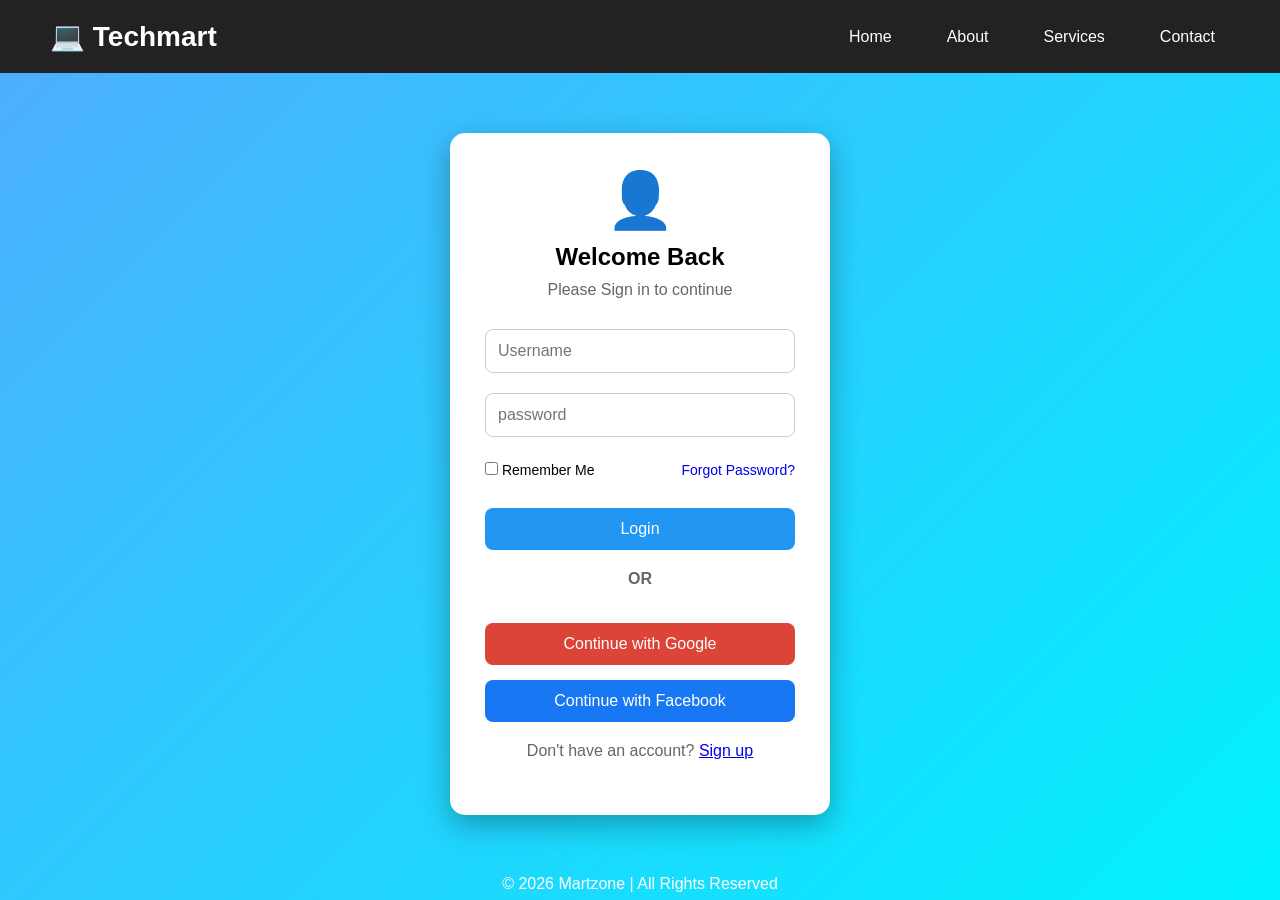
<file: index.html>
<!DOCTYPE html>
<html lang="en">
<head>
    <meta charset="UTF-8">
    <meta name="viewport" content="width=device-width, initial-scale=1.0">
    <title>Sign in page</title>
    <link rel="stylesheet" href="style.css">
</head>
<body>
    <nav>
        <div class="logo">
           &#128187 Techmart
        </div>
    <ul class="menu">
        <li><a href="#">Home</a></li>
        <li><a href="#">About</a></li>
        <li><a href="#">Services</a></li>
        <li><a href="#">Contact</a></li>
    </ul>
    </nav>
    <div class="login-box">
        <div class="profile-icon">👤</div>
        <h2>Welcome Back</h2>
        <p>Please Sign in to continue</p>
        <form action="">
            <input type="text" placeholder="Username" required>
            <input type="password" placeholder="password" required>
            <div class="options">
                <label for="">
                    <input type="checkbox">
                    Remember Me
                </label>
                <a href="#">Forgot Password?</a>
            </div> 
            <button type="submit">Login</button>
            <div class="divider">
                <span>OR</span>
            </div>
            <button class="google">Continue with Google</button>
            <button class="facebook">Continue with Facebook</button>
            <p class="signup">
                Don't have an account?
                <a href="#">Sign up</a>
            </p>
        </form>
    </div>
    <footer>
        &copy; 2026 Martzone | All Rights Reserved
    </footer>
</body>
</html>
</file>
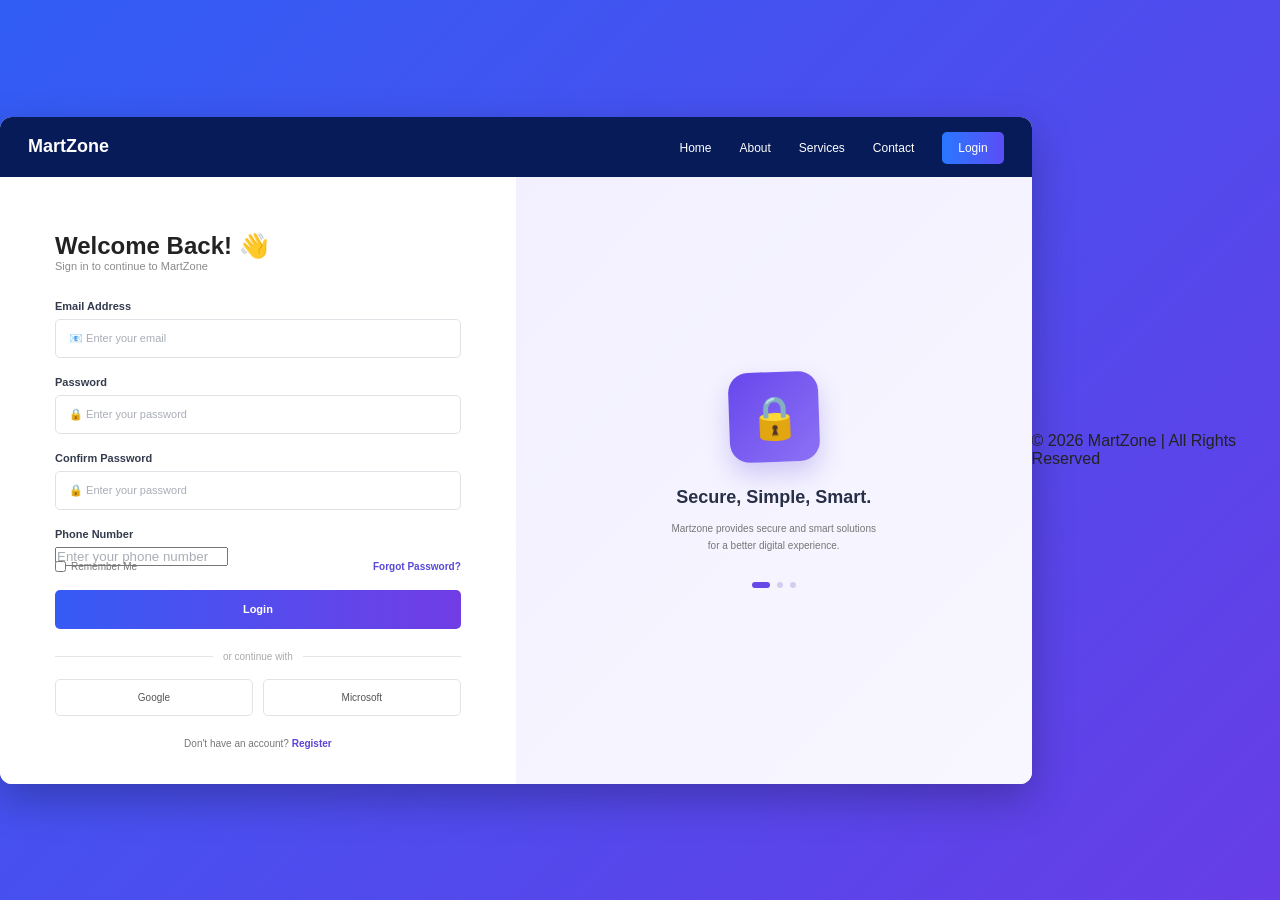
<file: project-2/index.html>
<!DOCTYPE html>
<html lang="en">
<head>
    <meta charset="UTF-8">
    <meta name="viewport" content="width=device-width, initial-scale=1.0">
    <link rel="stylesheet" href="style.css">
    <title>Martzone - Login</title>
    <script src="script.js" defer></script>
</head>
<body>
    <div class="container">
        <nav>
            <div class="logo">
                MartZone
            </div>
            <ul class="menu">
                <li><a href="#">Home</a></li>
                <li><a href="#">About</a></li>
                <li><a href="#">Services</a></li>
                <li><a href="#">Contact</a></li>
                <li><a href="#" class="active">Login</a></li>
            </ul>
        </nav>

        <div class="content">
            <div class="login-section">
                <h2>Welcome Back! &#128075;</h2>
                <p class="subtitle">Sign in to continue to MartZone</p>

                <form onsubmit="return validateForm()">
                    <label for="email">Email Address</label>
                    <input id="email" type="email" placeholder="📧 Enter your email" >

                    <label for="password">Password</label>
                    <input id="password" type="password" placeholder="🔒 Enter your password" >

                    <label for="password1">Confirm Password</label>
                    <input id="password1" type="password" placeholder="🔒 Enter your password" >

                    <label for="number">Phone Number</label>
                    <input id="number" type="tel" placeholder="Enter your phone number" >

                    <div class="options">
                        <label class="remember">
                            <input type="checkbox">
                            Remember Me
                        </label>
                        <a href="#">Forgot Password?</a>
                    </div>

                    <button type="submit" class="login-button">Login</button>

                    <div class="divider">
                        <span>or continue with</span>
                    </div>

                    <div class="social-buttons">
                        <button type="button" class="social">Google</button>
                        <button type="button" class="social">Microsoft</button>
                    </div>

                    <p class="signup">
                        Don't have an account?
                        <a href="#">Register</a>
                    </p>
                </form>
            </div>

            <div class="welcome-section">
                <div class="illustration">
                    &#128274;
                </div>
                <h2>Secure, Simple, Smart.</h2>
                <p>
                    Martzone provides secure and smart solutions <br>
                    for a better digital experience.
                </p>
                <div class="dots">
                    <span class="active-dot"></span>
                    <span></span>
                    <span></span>
                </div>
            </div>
        </div>
    </div>

    <footer>
        &copy; 2026 MartZone | All Rights Reserved
    </footer>
</body>
</html>
</file>
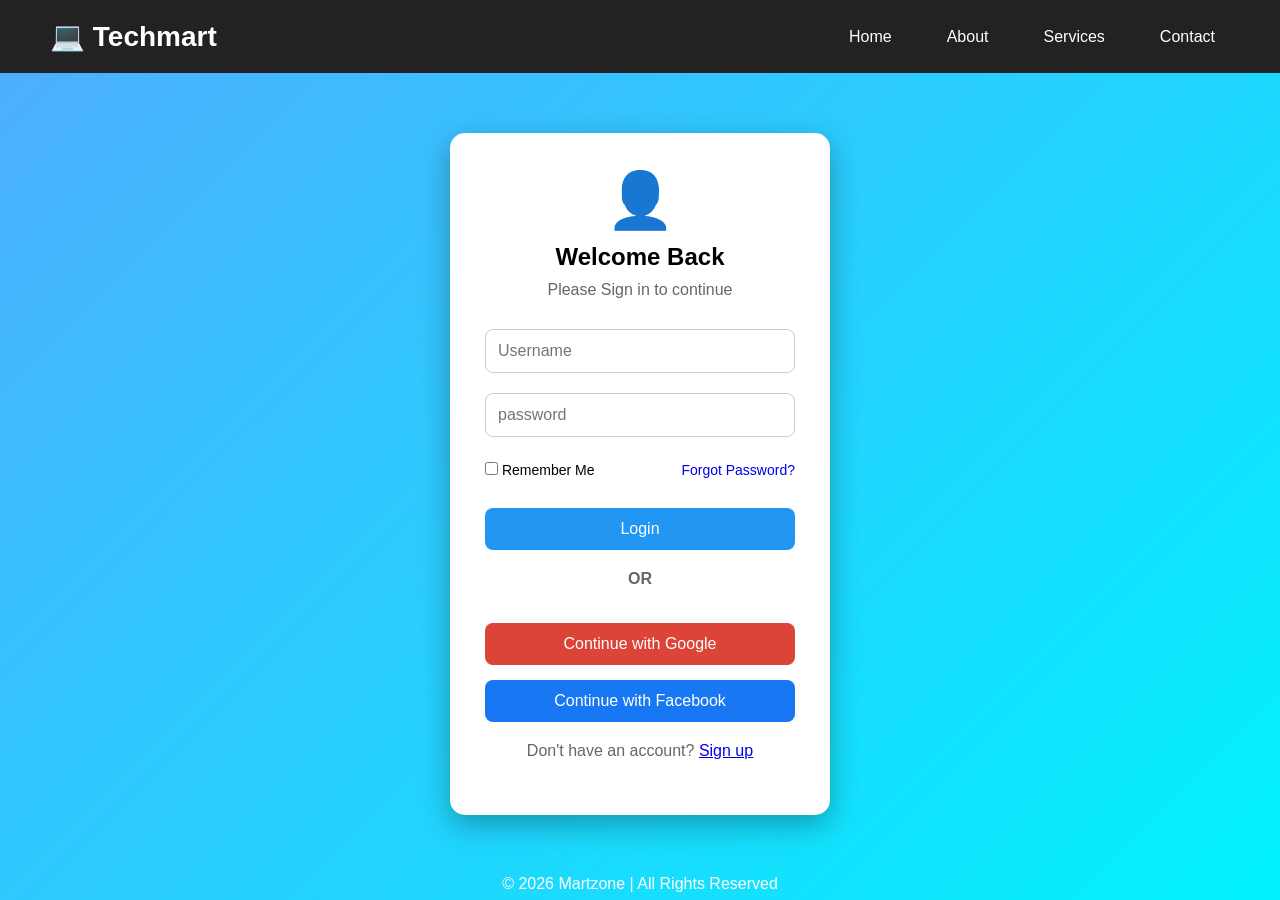
<file: site1/index.html>
<!DOCTYPE html>
<html lang="en">
<head>
    <meta charset="UTF-8">
    <meta name="viewport" content="width=device-width, initial-scale=1.0">
    <title>Sign in page</title>
    <link rel="stylesheet" href="style.css">
</head>
<body>
    <nav>
        <div class="logo">
           &#128187 Techmart
        </div>
    <ul class="menu">
        <li><a href="#">Home</a></li>
        <li><a href="#">About</a></li>
        <li><a href="#">Services</a></li>
        <li><a href="#">Contact</a></li>
    </ul>
    </nav>
    <div class="login-box">
        <div class="profile-icon">👤</div>
        <h2>Welcome Back</h2>
        <p>Please Sign in to continue</p>
        <form>
            <input type="text" placeholder="Username" required>
            <input type="password" placeholder="password" required>
            <div class="options">
                <label>
                    <input type="checkbox">
                    Remember Me
                </label>
                <a href="#">Forgot Password?</a>
            </div> 
            <button type="submit">Login</button>
            <div class="divider">
                <span>OR</span>
            </div>
            <button class="google">Continue with Google</button>
            <button class="facebook">Continue with Facebook</button>
            <p class="signup">
                Don't have an account?
                <a href="#">Sign up</a>
            </p>
        </form>
    </div>
    <footer>
        &copy; 2026 Martzone | All Rights Reserved
    </footer>
</body>
</html>
</file>
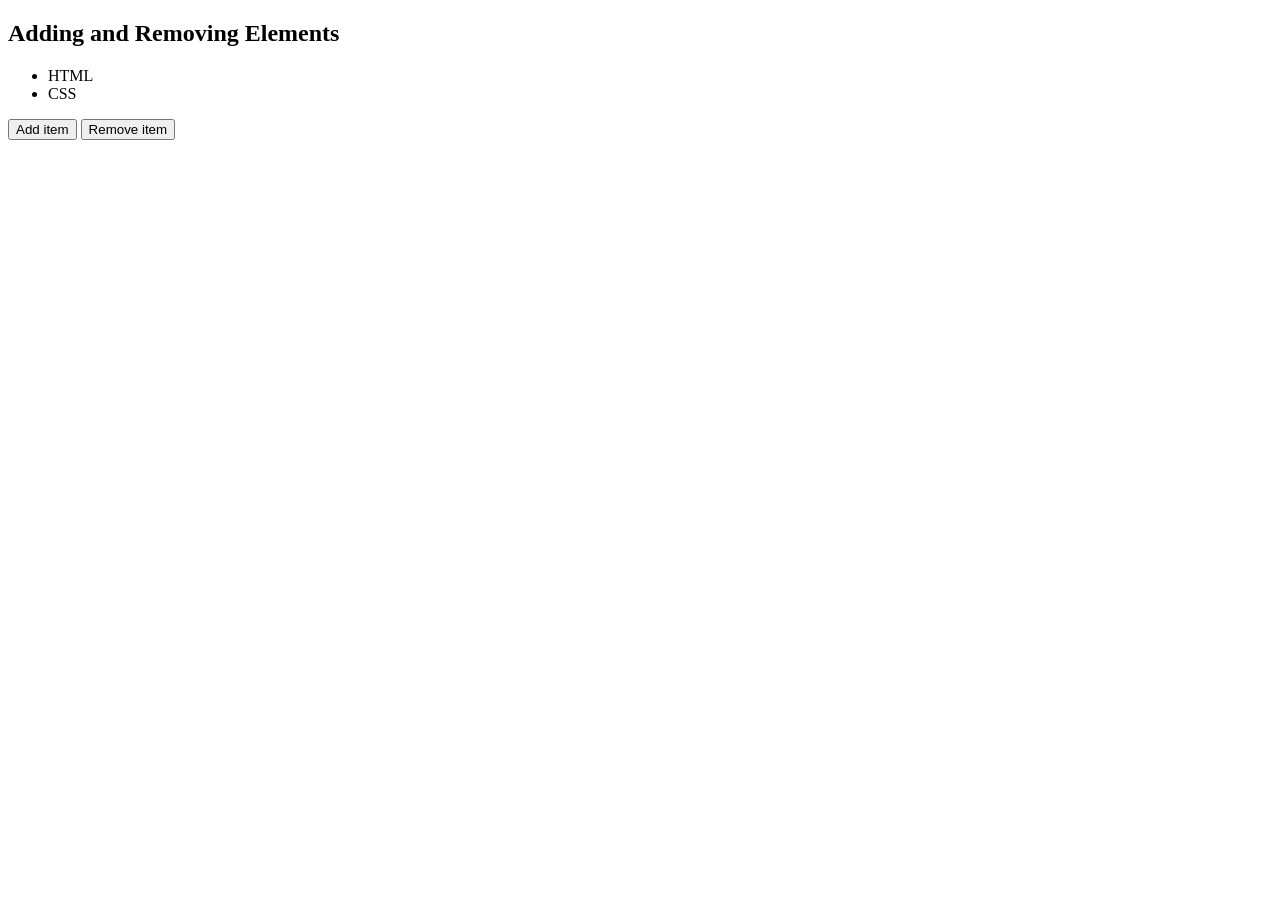
<file: DOM/addremove.html>
<!DOCTYPE html>
<html lang="en">
<head>
    <meta charset="UTF-8">
    <meta name="viewport" content="width=device-width, initial-scale=1.0">
    <title>Document</title>
    <script src="addremove.js"></script>
</head>
<body>
    <h2>Adding and Removing Elements</h2>
    <ul id="mylist">
        <li>HTML</li>
        <li>CSS</li>
    </ul>

    <button onclick="additem()">Add item</button>
    <button onclick="removeitem()">Remove item</button>
</body>
</html>
</file>
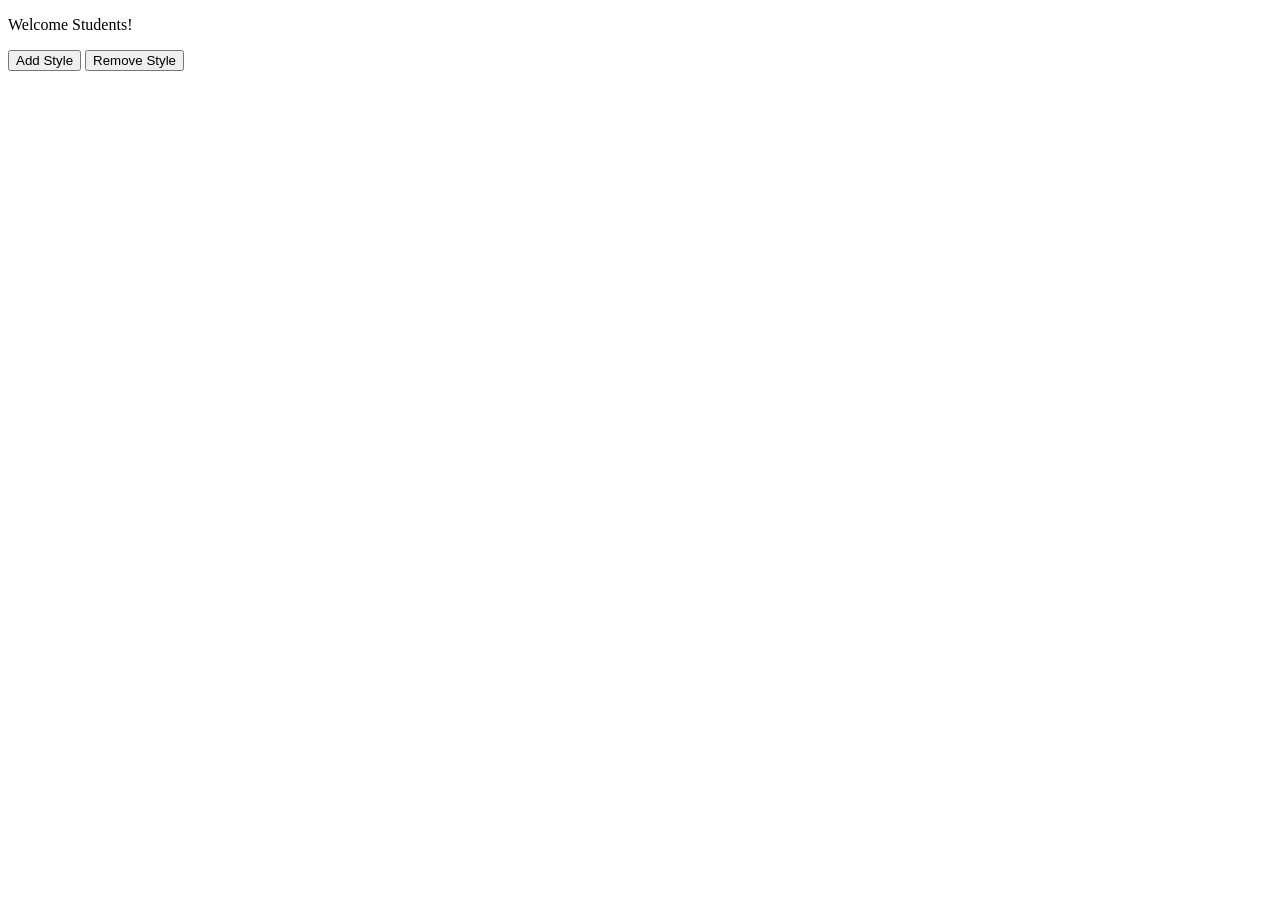
<file: DOM/classlist.html>
<!DOCTYPE html>
<html lang="en">
<head>
    <meta charset="UTF-8">
    <meta name="viewport" content="width=device-width, initial-scale=1.0">
    <title>Document</title>
    <script src="classlist.js"></script>
    <style>
        .highlight{
            color: red;
            background-color: yellow;
            font-size: 25px;
        }
    </style>
</head>
<body>
    <p id="demo">Welcome Students!</p>
    <button onclick="addStyle()">Add Style</button>
    <button onclick="removeStyle()">Remove Style</button>
</body>
</html>
</file>
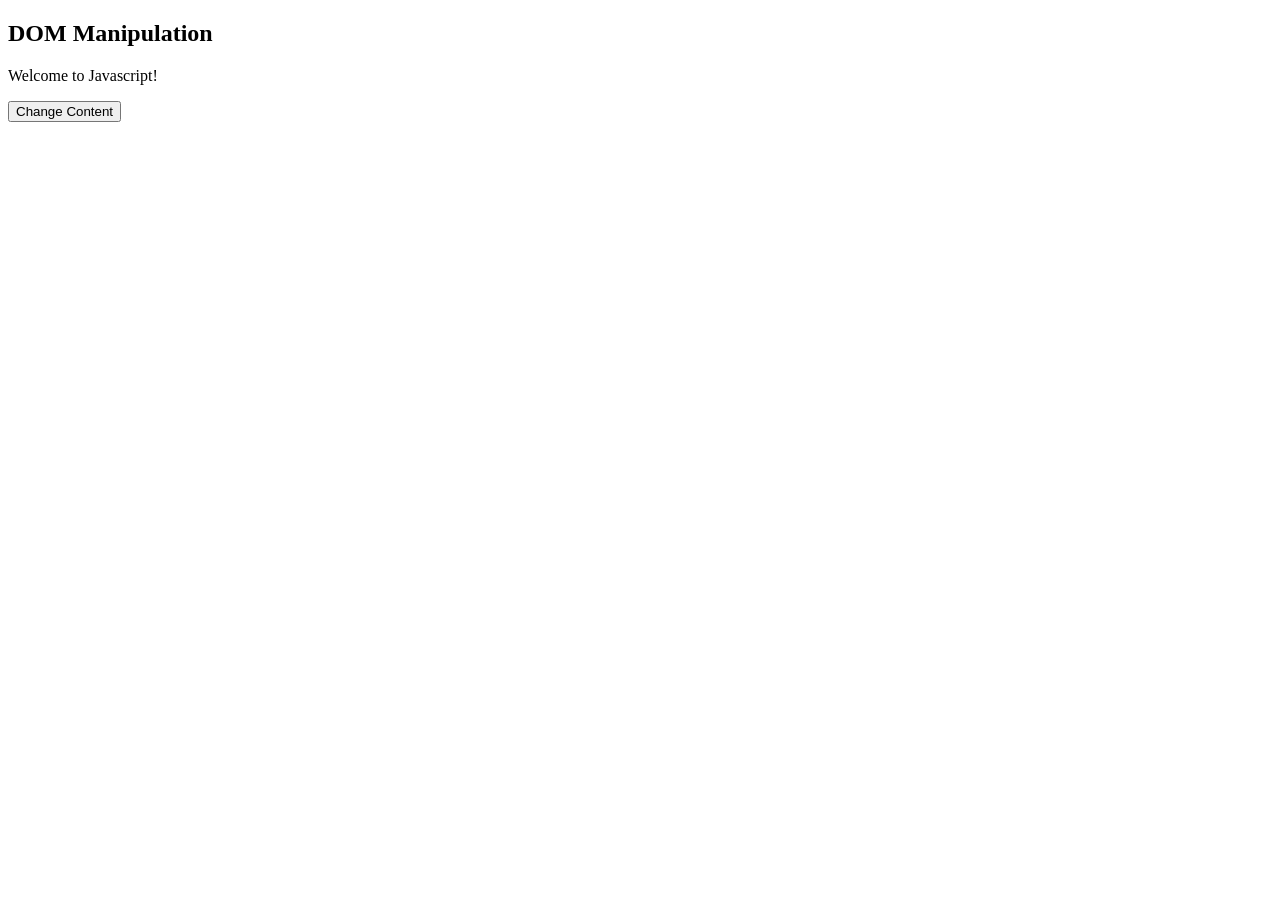
<file: DOM/inner.html>
<!DOCTYPE html>
<html lang="en">
<head>
    <meta charset="UTF-8">
    <meta name="viewport" content="width=device-width, initial-scale=1.0">
    <title>Document</title>
    <script src="inner.js"></script>
</head>
<body>
    <h2>DOM Manipulation</h2>
    <p id="demo">Welcome to Javascript!</p>
    <button onclick="changeContent()">Change Content</button>
</body>
</html>
</file>
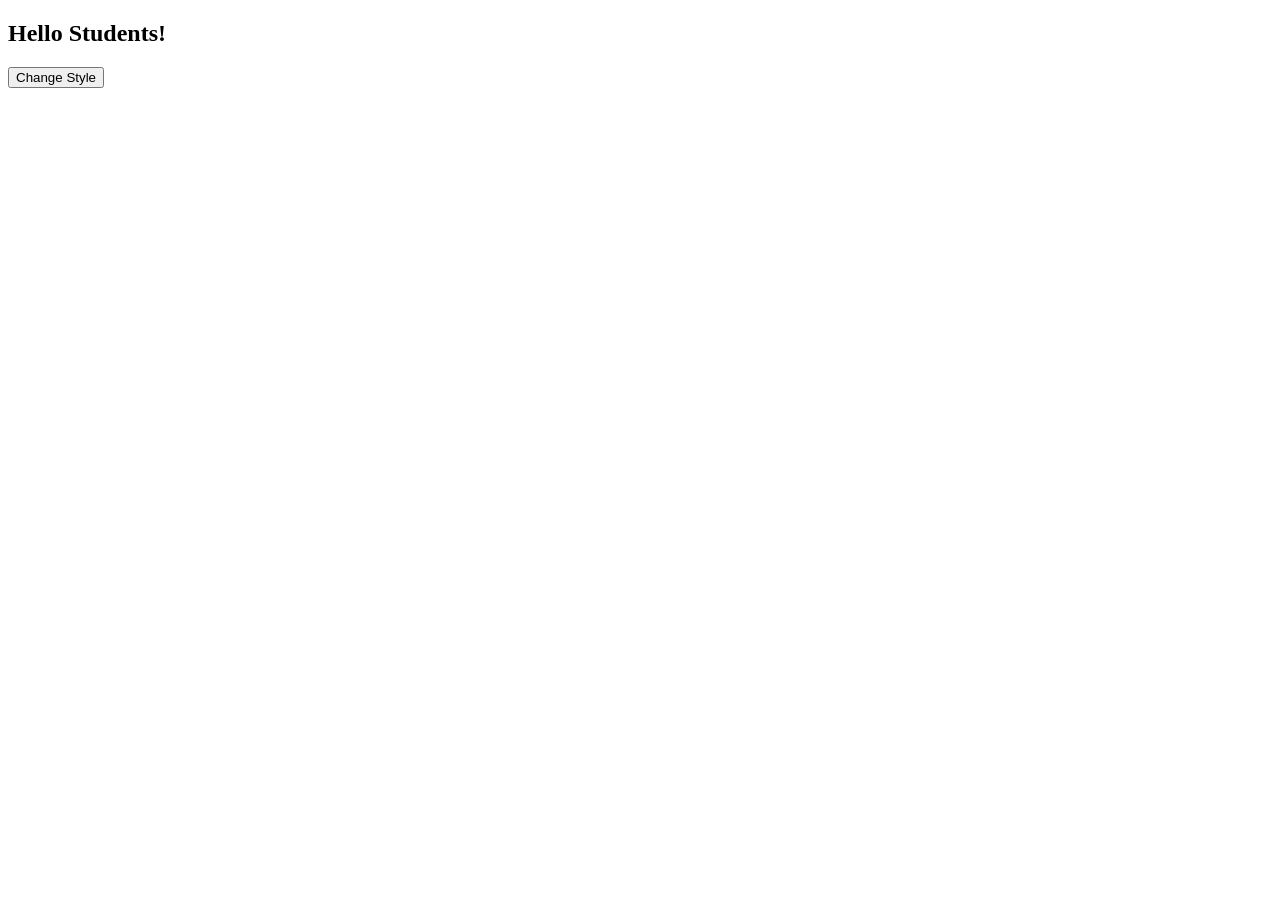
<file: DOM/style.html>
<!DOCTYPE html>
<html lang="en">
<head>
    <meta charset="UTF-8">
    <meta name="viewport" content="width=device-width, initial-scale=1.0">
    <title>Document</title>
    <script src="style.js"></script>
</head>
<body>
    <h2 id="heading">Hello Students!</h2>
    <button onclick="changeStyle()">Change Style</button>
</body>
</html>
</file>
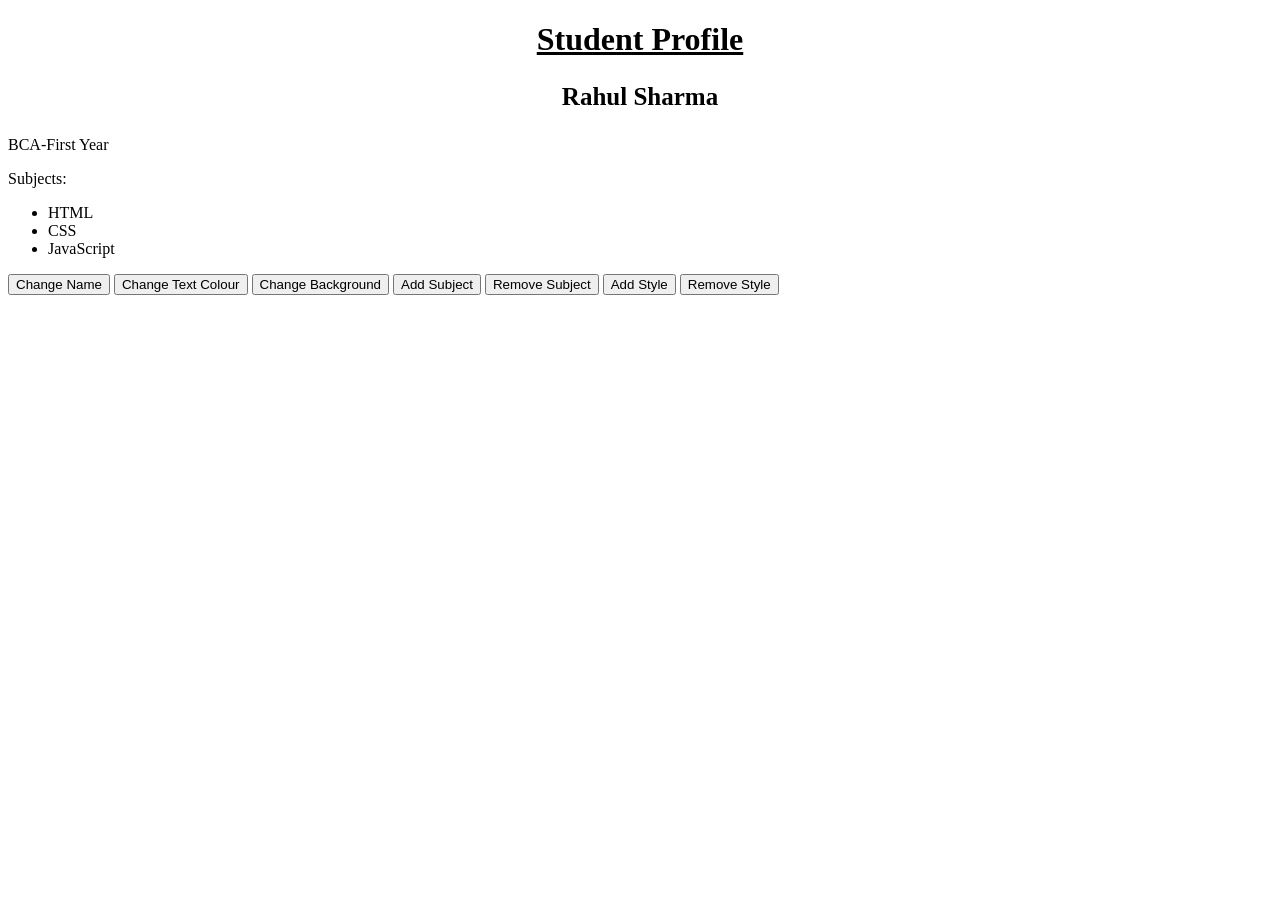
<file: DOM/task.html>
<!DOCTYPE html>
<html lang="en">
<head>
    <meta charset="UTF-8">
    <meta name="viewport" content="width=device-width, initial-scale=1.0">
    <title>Document</title>
    <link rel="stylesheet" href="task.css">
    <script src="task.js"></script>
    <style>
        .highlight{
           font-family: Georgia, 'Times New Roman', Times, serif;
           font-style: italic;
        }
    </style>
</head>
<body>
    <h1>Student Profile</h1>
    <div id = "div">
    <p id="name">Rahul Sharma</p>
    <p>BCA-First Year</p>
    <p>Subjects:</p>
    <ul id="mylist">
        <li>HTML</li>
        <li>CSS</li>
        <li>JavaScript</li>
    </ul>
    </div>
    <button onclick="changeName()">Change Name</button>
    <button onclick="changeColor()">Change Text Colour</button>
    <button onclick="changeBg()">Change Background</button>
    <button onclick="additem()">Add Subject</button>
    <button onclick="removeitem()">Remove Subject</button>
    <button onclick="addStyle()">Add Style</button>
    <button onclick="removeStyle()">Remove Style</button>
</body>
</html>
</file>
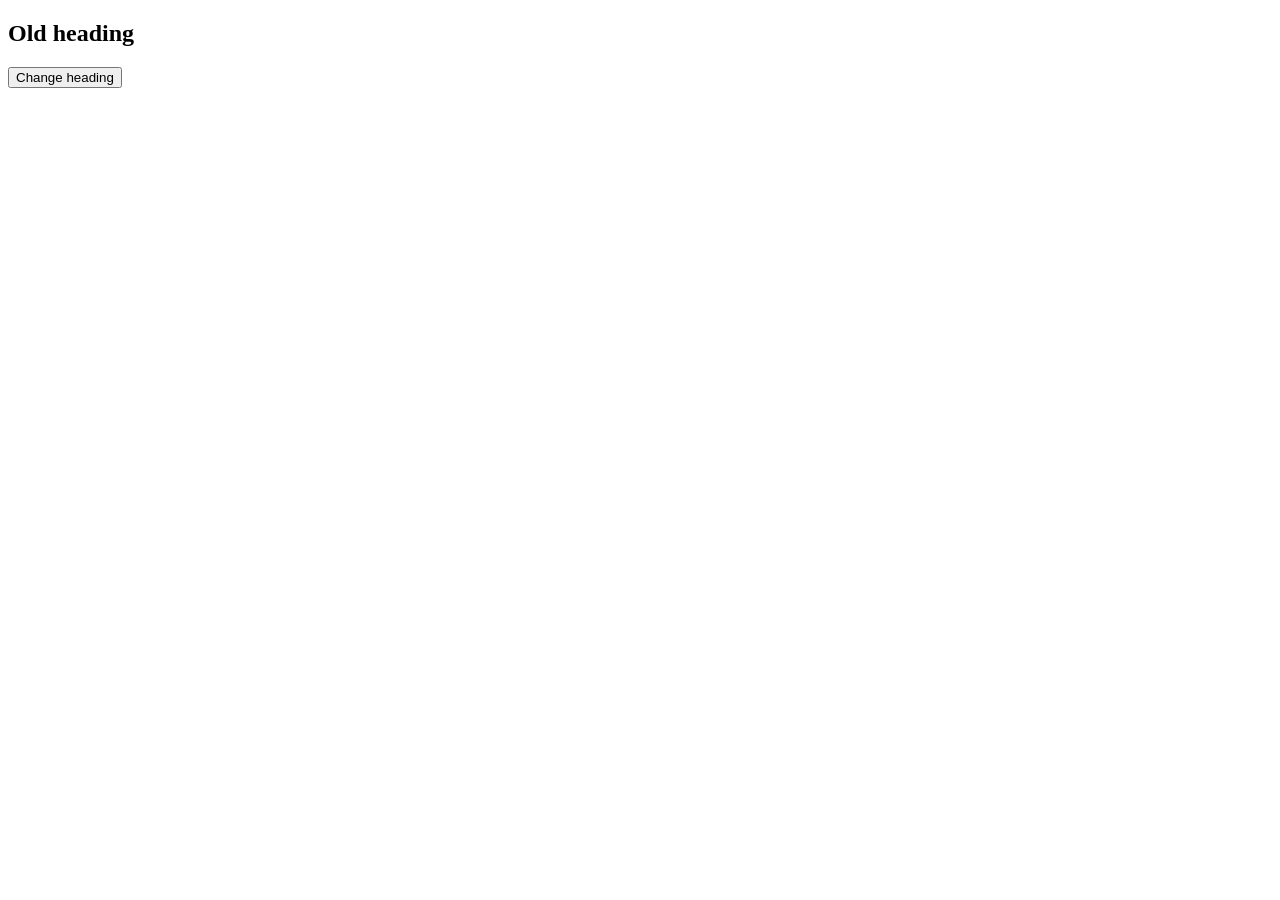
<file: DOM/textcontent.html>
<!DOCTYPE html>
<html lang="en">
<head>
    <meta charset="UTF-8">
    <meta name="viewport" content="width=device-width, initial-scale=1.0">
    <title>Document</title>
    <script src="textcontent.js"></script>
</head>
<body>
    <h2 id="heading">Old heading</h2>
    <button onclick="changeText()">Change heading</button>
</body>
</html>
</file>
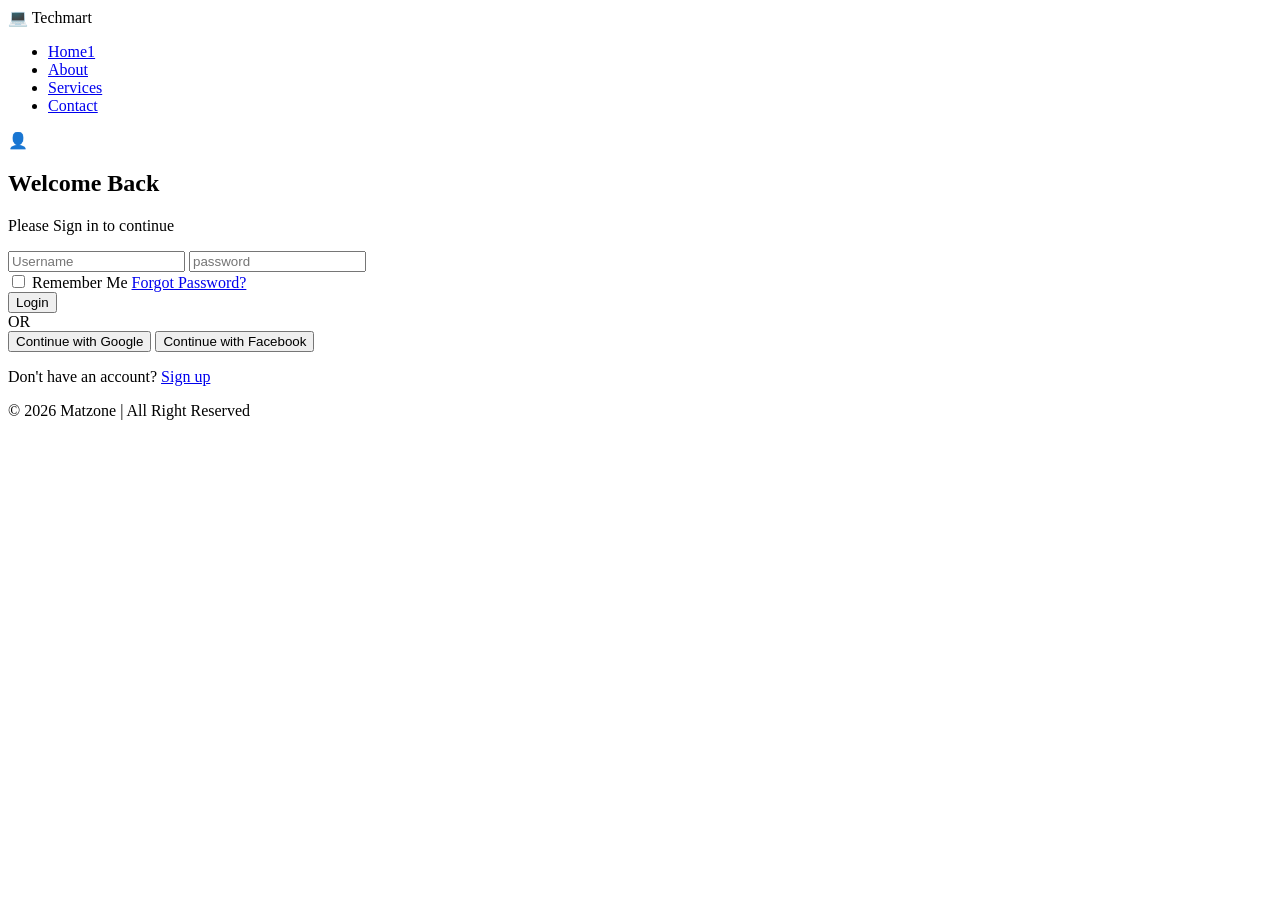
<file: Experiment-2/practice.html>
<!DOCTYPE html>
<html lang="en">
<head>
    <meta charset="UTF-8">
    <meta name="viewport" content="width=device-width, initial-scale=1.0">
    <title>Document</title>
</head>
<body>
    <nav>
        <div class="logo">
           &#128187 Techmart
        </div>
    <ul class="menu">
        <li><a href="#">Home1</a></li>
        <li><a href="#">About</a></li>
        <li><a href="#">Services</a></li>
        <li><a href="#">Contact</a></li>
    </ul>
    </nav>
    <div class="login-box">
        <div class="profile-icon">👤</div>
        <h2>Welcome Back</h2>
        <p>Please Sign in to continue</p>
        <form>
            <input type="text" placeholder="Username" required>
            <input type="password" placeholder="password" required>
            <div class="options">
                <label>
                    <input type="checkbox">
                    Remember Me
                </label>
                <a href="#">Forgot Password?</a>
            </div> 
            <button type="submit">Login</button>
            <div class="divider">
                <span>OR</span>
            </div>
            <button class="google">Continue with Google</button>
            <button class="facebook">Continue with Facebook</button>
            <p class="signup">
                Don't have an account?
                <a href="#">Sign up</a>
            </p>
        </form>
    </div>
    <footer>
        &copy; 2026 Matzone | All Right Reserved
    </footer>
</body>
</html>
</file>
<file: style.css>
/* * {
    margin: 0;
    padding: 0;
    box-sizing: border-box;
}


body {
    font-family: 'Segoe UI', Tahoma, Geneva, Verdana, sans-serif;
    background: #f4f6f8;
}


nav {
    display: flex;
    justify-content: space-between;
    align-items: center;
    padding: 18px 40px;
    background: #ffffff;
    box-shadow: 0 4px 12px rgba(0, 0, 0, 0.05);
}


.logo h2 {
    color: #222;
    font-weight: 600;
    letter-spacing: 1px;
    font-size: 30px;
    padding-top: 5px;
}


.menu {
    list-style: none;
    display: flex;
    gap: 30px;
}


.menu li a {
    text-decoration: none;
    color: #555;
    font-size: 15px;
    position: relative;
}


.menu li a:hover {
    color: #ef0d09;
}

.logo{
    display: flex;
    gap: 5px;
}

.logo img{
    height: 50px;
    width: 50px;
} */


*{
    margin: 0;
    padding: 0;
    box-sizing: border-box;
    font-family: Arial, Helvetica, sans-serif;
}

body{
    background: linear-gradient(135deg,#4facfe,#00f2fe);
    min-height: 100vh;
}

nav{
    display: flex;
    justify-content: space-between;
    align-items: center;
    padding: 20px 50px;
    background: #222;
}

.logo{
    color: white;
    font-size: 28px;
    font-weight: bold;
}

.menu{
    display: flex;
    list-style: none;
    gap: 25px;
}

.menu li a{
    text-decoration: none;
    color: white;
    padding: 10px 15px;
    border-radius: 5px;
    transition: 0.3s;
}

.menu li a:hover.active{
    background: #00bcd4;
}

.login-box{
    width: 380px;
    background: white;
    margin: 60px auto;
    padding: 35px;
    border-radius: 15px;
    box-shadow: 0 10px 30px rgba(0, 0,0,.3);
    text-align: center;
}

.profile-icon{
    font-size: 55px;
    margin-bottom: 10px;
}

.login-box h2{
    margin-bottom: 10px;
}

.login-box p{
    color: #666;
    margin-bottom: 20px;
}

input[type = text],input[type = password]{
    width: 100%;
    padding: 12px;
    margin: 10px 0;
    border: 1px solid #ccc;
    border-radius: 8px;
    font-size: 16px;
}

input:focus{
    outline: none;
    border: 2px solid #2196f3;
}

.options{
    display: flex;
    justify-content: space-between;
    align-items: center;
    margin: 15px 0;
    font-size: 14px;
}

.options a{
    text-decoration: none;
}

button{
    width: 100%;
    padding: 12px;
    margin-top: 15px;
    border: none;
    border-radius: 8px;
    font-size: 16px;
    cursor: pointer;
    transition: .3s;
}

button:hover{
    transform: scale(1.03);
}

button[type = submit]{
    background: #2196f3;
    color: white;
}

.divider{
    margin: 20px 0;
    font-weight: bold;
    color: #666;
}

.google{
    background: #DB4437;
    color: white;
}

.facebook{
    background: #1877f2;
    color: white;
}

.signup{
    margin-top: 20px;
}

footer{
    text-align: center;
    color: white;
    margin: 30px;
}
</file>
<file: project-2/style.css>
* {
    margin: 0;
    padding: 0;
    box-sizing: border-box;
}

body {
    font-family: Arial, Helvetica, sans-serif;
    min-height: 100vh;
    background: linear-gradient(135deg, #315df5, #673de6);
    display: flex;
    justify-content: center;
    align-items: center;
    color: #222;
}




.container {
    width: 90%;
    max-width: 1100px;
    background: #ffffff;
    border-radius: 12px;
    overflow: hidden;
    box-shadow: 0 15px 40px rgba(0, 0, 0, 0.25);
}




nav {
    height: 60px;
    background: #061b58;
    display: flex;
    align-items: center;
    justify-content: space-between;
    padding: 0 28px;
}

.logo {
    color: white;
    font-size: 18px;
    font-weight: bold;
    display: flex;
    align-items: center;
    gap: 7px;
}

.menu {
    list-style: none;
    display: flex;
    align-items: center;
    gap: 28px;
}

.menu li {
    display: inline-block;
}

.menu a {
    text-decoration: none;
    color: #ffffff;
    font-size: 12px;
    transition: 0.3s;
}

.menu a:hover {
    color: #8da8ff;
}

.menu .active {
    background: linear-gradient(90deg, #2878ff, #5b4df5);
    padding: 9px 16px;
    border-radius: 5px;
}




.content {
    display: flex;
    min-height: 510px;
}




.login-section {
    width: 50%;
    background: #ffffff;
    padding: 55px 55px 35px;
}

.login-section h1 {
    font-size: 21px;
    color: #17233f;
    margin-bottom: 8px;
}

.subtitle {
    font-size: 11px;
    color: #8b8b8b;
    margin-bottom: 28px;
}




form {
    width: 100%;
}

form > label {
    display: block;
    font-size: 11px;
    font-weight: 600;
    color: #333b4d;
    margin-bottom: 7px;
}

input[type="email"],
input[type="password"] {
    width: 100%;
    height: 39px;
    border: 1px solid #e0e2e8;
    border-radius: 5px;
    padding: 0 13px;
    font-size: 11px;
    outline: none;
    margin-bottom: 18px;
    transition: 0.3s;
    background: #fff;
}

input[type="email"]:focus,
input[type="password"]:focus {
    border-color: #5265ed;
    box-shadow: 0 0 0 2px rgba(82, 101, 237, 0.1);
}

input::placeholder {
    color: #a9adb5;
}



.options {
    display: flex;
    justify-content: space-between;
    align-items: center;
    margin-top: -5px;
    margin-bottom: 18px;
    font-size: 10px;
}

.remember {
    display: flex;
    align-items: center;
    gap: 5px;
    color: #777;
}

.remember input {
    width: 11px;
    height: 11px;
}

.options a {
    color: #5747d9;
    text-decoration: none;
    font-weight: 600;
}

.options a:hover {
    text-decoration: underline;
}




.login-button {
    width: 100%;
    height: 39px;
    border: none;
    border-radius: 5px;
    background: linear-gradient(90deg, #365bf5, #713de5);
    color: white;
    font-size: 11px;
    font-weight: 600;
    cursor: pointer;
    transition: 0.3s;
}

.login-button:hover {
    transform: translateY(-1px);
    box-shadow: 0 5px 15px rgba(76, 72, 220, 0.3);
}




.divider {
    display: flex;
    align-items: center;
    gap: 10px;
    margin: 22px 0 17px;
    color: #aaa;
    font-size: 10px;
}

.divider::before,
.divider::after {
    content: "";
    height: 1px;
    background: #e5e5e5;
    flex: 1;
}

.divider span {
    white-space: nowrap;
}




.social-buttons {
    display: flex;
    gap: 10px;
}

.social {
    width: 50%;
    height: 37px;
    background: #ffffff;
    border: 1px solid #e3e3e3;
    border-radius: 5px;
    color: #555;
    font-size: 10px;
    cursor: pointer;
    transition: 0.3s;
}

.social:hover {
    background: #f7f7ff;
    border-color: #b9b5f5;
}




.signup {
    text-align: center;
    margin-top: 22px;
    font-size: 10px;
    color: #777;
}

.signup a {
    color: #5945d8;
    font-weight: 600;
    text-decoration: none;
}

.signup a:hover {
    text-decoration: underline;
}




.welcome-section {
    width: 50%;
    background: linear-gradient(135deg, #f2f0ff, #f8f7ff);
    display: flex;
    flex-direction: column;
    justify-content: center;
    align-items: center;
    text-align: center;
    padding: 40px;
    position: relative;
}



.illustration {
    width: 90px;
    height: 90px;
    border-radius: 20px;
    background: linear-gradient(135deg, #6847ec, #8c72f5);
    display: flex;
    justify-content: center;
    align-items: center;
    font-size: 42px;
    margin-bottom: 25px;
    box-shadow: 0 12px 25px rgba(95, 70, 220, 0.25);
    transform: rotate(-2deg);
}




.welcome-section h2 {
    font-size: 18px;
    color: #283047;
    margin-bottom: 12px;
}

.welcome-section p {
    max-width: 260px;
    font-size: 10px;
    line-height: 1.7;
    color: #777;
}




.dots {
    display: flex;
    gap: 7px;
    margin-top: 28px;
}

.dots span {
    width: 6px;
    height: 6px;
    background: #d1cef0;
    border-radius: 50%;
}

.dots .active-dot {
    width: 18px;
    border-radius: 5px;
    background: #6749e8;
}




@media (max-width: 850px) {

    .container {
        width: 94%;
    }

    nav {
        padding: 0 18px;
    }

    .menu {
        gap: 14px;
    }

    .menu a {
        font-size: 10px;
    }

    .login-section {
        padding: 40px 35px;
    }

    .welcome-section {
        padding: 25px;
    }
}


@media (max-width: 650px) {

    body {
        padding: 20px 0;
    }

    .container {
        width: 92%;
    }

    nav {
        height: auto;
        padding: 15px;
        flex-direction: column;
        gap: 15px;
    }

    .menu {
        gap: 12px;
        flex-wrap: wrap;
        justify-content: center;
    }

    .content {
        flex-direction: column;
    }

    .login-section,
    .welcome-section {
        width: 100%;
    }

    .login-section {
        padding: 35px 25px;
    }

    .welcome-section {
        min-height: 300px;
        padding: 35px 20px;
    }
}
</file>
<file: site1/style.css>
/* * {
    margin: 0;
    padding: 0;
    box-sizing: border-box;
}


body {
    font-family: 'Segoe UI', Tahoma, Geneva, Verdana, sans-serif;
    background: #f4f6f8;
}


nav {
    display: flex;
    justify-content: space-between;
    align-items: center;
    padding: 18px 40px;
    background: #ffffff;
    box-shadow: 0 4px 12px rgba(0, 0, 0, 0.05);
}


.logo h2 {
    color: #222;
    font-weight: 600;
    letter-spacing: 1px;
    font-size: 30px;
    padding-top: 5px;
}


.menu {
    list-style: none;
    display: flex;
    gap: 30px;
}


.menu li a {
    text-decoration: none;
    color: #555;
    font-size: 15px;
    position: relative;
}


.menu li a:hover {
    color: #ef0d09;
}

.logo{
    display: flex;
    gap: 5px;
}

.logo img{
    height: 50px;
    width: 50px;
} */


*{
    margin: 0;
    padding: 0;
    box-sizing: border-box;
    font-family: Arial, Helvetica, sans-serif;
}

body{
    background: linear-gradient(135deg,#4facfe,#00f2fe);
    min-height: 100vh;
}

nav{
    display: flex;
    justify-content: space-between;
    align-items: center;
    padding: 20px 50px;
    background: #222;
}

.logo{
    color: white;
    font-size: 28px;
    font-weight: bold;
}

.menu{
    display: flex;
    list-style: none;
    gap: 25px;
}

.menu li a{
    text-decoration: none;
    color: white;
    padding: 10px 15px;
    border-radius: 5px;
    transition: 0.3s;
}

.menu li a:hover.active{
    background: #00bcd4;
}

.login-box{
    width: 380px;
    background: white;
    margin: 60px auto;
    padding: 35px;
    border-radius: 15px;
    box-shadow: 0 10px 30px rgba(0, 0,0,.3);
    text-align: center;
}

.profile-icon{
    font-size: 55px;
    margin-bottom: 10px;
}

.login-box h2{
    margin-bottom: 10px;
}

.login-box p{
    color: #666;
    margin-bottom: 20px;
}

input[type = text],input[type = password]{
    width: 100%;
    padding: 12px;
    margin: 10px 0;
    border: 1px solid #ccc;
    border-radius: 8px;
    font-size: 16px;
}

input:focus{
    outline: none;
    border: 2px solid #2196f3;
}

.options{
    display: flex;
    justify-content: space-between;
    align-items: center;
    margin: 15px 0;
    font-size: 14px;
}

.options a{
    text-decoration: none;
}

button{
    width: 100%;
    padding: 12px;
    margin-top: 15px;
    border: none;
    border-radius: 8px;
    font-size: 16px;
    cursor: pointer;
    transition: .3s;
}

button:hover{
    transform: scale(1.03);
}

button[type = submit]{
    background: #2196f3;
    color: white;
}

.divider{
    margin: 20px 0;
    font-weight: bold;
    color: #666;
}

.google{
    background: #DB4437;
    color: white;
}

.facebook{
    background: #1877f2;
    color: white;
}

.signup{
    margin-top: 20px;
}

footer{
    text-align: center;
    color: white;
    margin: 30px;
}
</file>
<file: DOM/task.css>
h1{
    text-align: center;
    text-decoration: underline;
}

#name{
    text-align: center;
    font-weight: 800;
    font-size: 25px;
}
</file>
